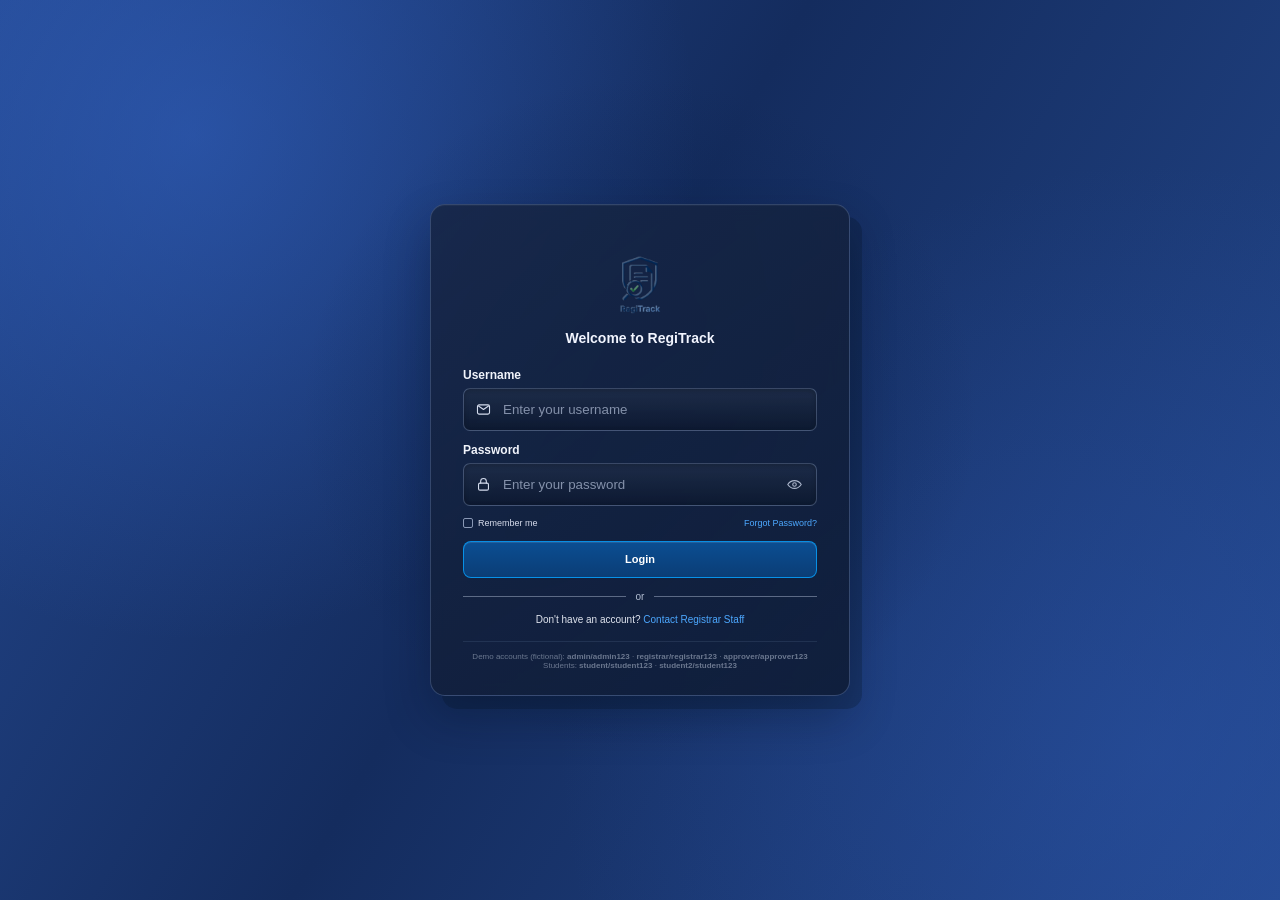
<file: index.html>
<!DOCTYPE html>
<html lang="en">
<head>
  <meta charset="UTF-8" />
  <meta name="viewport" content="width=device-width, initial-scale=1.0" />
  <title>RegiTrack | Sign in</title>
  <link rel="stylesheet" href="css/login.css" />
</head>
<body>
  <main class="login-page">
    <section class="login-card" aria-labelledby="login-title">

      <div class="brand">
        <img src="assets/regitrack-logo.png" alt="RegiTrack logo" class="brand-logo" />
        <h1 id="login-title">Welcome to RegiTrack</h1>
      </div>

      <form id="loginForm" novalidate>
        <div class="field-group">
          <label for="username">Username</label>
          <div class="input-wrap">
            <span class="input-icon" aria-hidden="true">
              <svg viewBox="0 0 24 24" fill="none">
                <rect x="3.5" y="5.5" width="17" height="13" rx="2.2"></rect>
                <path d="m5 7 7 5 7-5"></path>
              </svg>
            </span>
            <input
              id="username"
              name="username"
              type="text"
              autocomplete="username"
              placeholder="Enter your username"
            />
          </div>
          <p class="field-error" id="usernameError"></p>
        </div>

        <div class="field-group">
          <div class="label-row">
            <label for="password">Password</label>
          </div>

          <div class="input-wrap">
            <span class="input-icon" aria-hidden="true">
              <svg viewBox="0 0 24 24" fill="none">
                <rect x="5" y="10" width="14" height="10" rx="2"></rect>
                <path d="M8 10V7.5a4 4 0 0 1 8 0V10"></path>
              </svg>
            </span>

            <input
              id="password"
              name="password"
              type="password"
              autocomplete="current-password"
              placeholder="Enter your password"
            />

            <button
              type="button"
              class="icon-button password-toggle"
              id="passwordToggle"
              aria-label="Show password"
              title="Show password"
            >
              <svg id="eyeIcon" viewBox="0 0 24 24" fill="none">
                <path d="M2.5 12s3.5-5.5 9.5-5.5S21.5 12 21.5 12 18 17.5 12 17.5 2.5 12 2.5 12Z"></path>
                <circle cx="12" cy="12" r="2.5"></circle>
              </svg>
            </button>
          </div>
          <p class="field-error" id="passwordError"></p>
        </div>

        <div class="options-row">
          <label class="remember">
            <input type="checkbox" id="rememberMe" />
            <span class="custom-check"></span>
            <span>Remember me</span>
          </label>

          <a href="#" id="forgotPassword">Forgot Password?</a>
        </div>

        <div class="form-message" id="formMessage" role="alert" aria-live="polite"></div>

        <button class="login-button" id="loginButton" type="submit">
          <span class="button-text">Login</span>
          <span class="button-spinner" aria-hidden="true"></span>
        </button>
      </form>

      <div class="divider" aria-hidden="true">
        <span></span>
        <strong>or</strong>
        <span></span>
      </div>

      <p class="register-text">
        Don't have an account? <a href="#" id="registerLink">Contact Registrar Staff</a>
      </p>

      <p class="demo-hint">
        Demo accounts (fictional): <strong>admin/admin123</strong> · <strong>registrar/registrar123</strong> · <strong>approver/approver123</strong><br>Students: <strong>student/student123</strong> · <strong>student2/student123</strong>
      </p>
    </section>
  </main>

  <script src="js/login.js"></script>
</body>
</html>
</file>
<file: css/login.css>
* {
  box-sizing: border-box;
}

:root {
  --page-blue-1: #264c9a;
  --page-blue-2: #172e63;
  --page-dark: #101c38;
  --card-border: rgba(145, 174, 226, 0.28);
  --text: #f3f6ff;
  --muted: #aeb9cf;
  --input-bg: rgba(8, 18, 39, 0.55);
  --input-border: rgba(158, 181, 220, 0.30);
  --accent: #0799ff;
  --accent-dark: #0d5fb2;
  --error: #ff5b68;
}

html,
body {
  min-height: 100%;
  margin: 0;
}

body {
  font-family: "Segoe UI", Arial, sans-serif;
  color: var(--text);
  background: #111;
}

.login-page {
  min-height: 100vh;
  min-height: 100svh;
  display: grid;
  place-items: center;
  padding: 32px 18px;
  background:
    radial-gradient(circle at 50% 46%, rgba(10, 31, 72, 0.40) 0 13%, transparent 42%),
    radial-gradient(circle at 15% 15%, rgba(52, 102, 202, 0.50), transparent 38%),
    radial-gradient(circle at 90% 84%, rgba(42, 83, 170, 0.42), transparent 43%),
    linear-gradient(120deg, #24488f 0%, #142c5e 45%, #24498f 100%);
}

.login-card {
  width: min(100%, 420px);
  padding: 28px 32px 25px;
  border: 1px solid var(--card-border);
  border-radius: 15px;
  background:
    linear-gradient(145deg, rgba(23, 39, 72, 0.92), rgba(14, 27, 52, 0.88));
  box-shadow:
    12px 13px 0 rgba(7, 16, 33, 0.25),
    0 22px 45px rgba(4, 12, 30, 0.30),
    inset 0 1px 0 rgba(255,255,255,0.04);
  backdrop-filter: blur(8px);
}

.brand {
  text-align: center;
  margin-bottom: 20px;
}

.brand-logo {
  width: 92px;
  height: 92px;
  object-fit: contain;
  display: block;
  margin: 0 auto 4px;
}

.brand h1 {
  margin: 0;
  font-size: 14px;
  line-height: 1.3;
  font-weight: 600;
  color: #f2f5ff;
}

.field-group {
  margin-bottom: 12px;
}

.field-group label {
  display: block;
  margin-bottom: 6px;
  font-size: 12px;
  font-weight: 600;
  color: #f1f4fb;
}

.label-row {
  display: flex;
  align-items: center;
  justify-content: space-between;
}

.input-wrap {
  position: relative;
  display: flex;
  align-items: center;
}

.input-wrap input {
  width: 100%;
  height: 43px;
  padding: 0 42px 0 39px;
  border: 1px solid var(--input-border);
  border-radius: 7px;
  outline: none;
  color: #f6f8ff;
  background: linear-gradient(180deg, rgba(34, 48, 76, 0.72), rgba(12, 24, 46, 0.82));
  box-shadow: inset 0 2px 5px rgba(0,0,0,0.20);
  transition: border-color 0.18s ease, box-shadow 0.18s ease;
}

.input-wrap input::placeholder {
  color: #8491aa;
}

.input-wrap input:focus {
  border-color: rgba(0, 153, 255, 0.9);
  box-shadow: 0 0 0 2px rgba(0, 153, 255, 0.13);
}

.input-icon {
  position: absolute;
  left: 12px;
  z-index: 2;
  width: 17px;
  height: 17px;
  color: #d4dced;
  pointer-events: none;
}

.input-icon svg,
.icon-button svg {
  width: 100%;
  height: 100%;
  stroke: currentColor;
  stroke-width: 1.55;
  stroke-linecap: round;
  stroke-linejoin: round;
}

.icon-button {
  position: absolute;
  right: 10px;
  display: grid;
  place-items: center;
  width: 25px;
  height: 25px;
  padding: 4px;
  border: 0;
  background: transparent;
  color: #aab5ca;
  cursor: pointer;
}

.icon-button:hover {
  color: #eef4ff;
}

.field-error {
  min-height: 0;
  margin: 4px 0 0 2px;
  font-size: 10px;
  color: var(--error);
}

.field-error:not(:empty)::before {
  content: "ⓘ ";
}

.input-wrap.has-error input {
  border-color: rgba(255, 78, 92, 0.85);
}

.options-row {
  display: flex;
  align-items: center;
  justify-content: space-between;
  gap: 12px;
  margin: 1px 0 13px;
  font-size: 9px;
}

.remember {
  display: inline-flex !important;
  align-items: center;
  gap: 5px;
  margin: 0 !important;
  font-size: 9px !important;
  font-weight: 400 !important;
  color: #d7ddec !important;
  cursor: pointer;
}

.remember input {
  position: absolute;
  opacity: 0;
  pointer-events: none;
}

.custom-check {
  width: 10px;
  height: 10px;
  border: 1px solid #8998b5;
  border-radius: 2px;
  background: transparent;
}

.remember input:checked + .custom-check {
  border-color: var(--accent);
  background: var(--accent);
  box-shadow: inset 0 0 0 2px #132b58;
}

.options-row a,
.register-text a {
  color: #4da8ff;
  text-decoration: none;
}

.options-row a:hover,
.register-text a:hover {
  text-decoration: underline;
}

.form-message {
  min-height: 0;
  margin: 0 0 7px;
  text-align: center;
  font-size: 11px;
  color: var(--error);
}

.form-message.success {
  color: #66d49b;
}

.login-button {
  position: relative;
  width: 100%;
  height: 37px;
  border: 1px solid rgba(7, 163, 255, 0.80);
  border-radius: 8px;
  color: #fff;
  font-size: 11px;
  font-weight: 700;
  background: linear-gradient(180deg, #0b4e92, #0b3d76);
  box-shadow: inset 0 1px 0 rgba(255,255,255,0.10);
  cursor: pointer;
  transition: transform 0.12s ease, box-shadow 0.18s ease, background 0.18s ease;
}

.login-button:hover {
  background: linear-gradient(180deg, #0d66b7, #0b4c8d);
  box-shadow: 0 0 0 2px rgba(0, 153, 255, 0.13);
}

.login-button:active {
  transform: translateY(1px);
}

.login-button:disabled {
  cursor: wait;
  opacity: 0.75;
}

.button-spinner {
  display: none;
  position: absolute;
  top: 50%;
  left: 50%;
  width: 14px;
  height: 14px;
  margin: -7px 0 0 -7px;
  border: 2px solid rgba(255,255,255,0.35);
  border-top-color: #fff;
  border-radius: 50%;
  animation: spin 0.7s linear infinite;
}

.login-button.loading .button-text {
  visibility: hidden;
}

.login-button.loading .button-spinner {
  display: block;
}

.divider {
  display: flex;
  align-items: center;
  gap: 10px;
  margin: 13px 0 12px;
  color: #b3bed2;
}

.divider span {
  flex: 1;
  height: 1px;
  background: rgba(184, 197, 220, 0.45);
}

.divider strong {
  font-size: 10px;
  font-weight: 400;
}

.register-text {
  margin: 0;
  text-align: center;
  font-size: 10px;
  color: #e1e5ef;
}

.demo-hint {
  margin: 16px 0 0;
  padding-top: 10px;
  border-top: 1px solid rgba(158,181,220,0.12);
  text-align: center;
  font-size: 8px;
  color: rgba(218,226,241,0.45);
}

@keyframes spin {
  to { transform: rotate(360deg); }
}

@media (max-width: 480px) {
  .login-page {
    padding: 18px 12px;
  }

  .login-card {
    padding: 25px 22px 22px;
  }

  .brand-logo {
    width: 84px;
    height: 84px;
  }
}
</file>
<file: css/app.css>
@import url('https://fonts.googleapis.com/css2?family=Inter:wght@400;500;600;700&display=swap');
:root{--navy:#142b59;--blue:#2458a6;--blue2:#3776d4;--ink:#17233c;--muted:#6b7890;--line:#e4eaf3;--bg:#f5f7fb;--white:#fff;--green:#17845d;--amber:#a76509;--red:#b42318}
*{box-sizing:border-box}body{margin:0;font-family:Inter,"Segoe UI",Arial,sans-serif;background:var(--bg);color:var(--ink)}button,input,select,textarea{font:inherit}button{cursor:pointer}.app{min-height:100vh;display:grid;grid-template-columns:248px minmax(0,1fr)}.sidebar{background:var(--navy);color:#fff;padding:24px 16px;display:flex;flex-direction:column;gap:24px}.brand{display:flex;align-items:center;gap:10px;padding:0 8px 20px;border-bottom:1px solid #ffffff26}.brand img{width:43px;height:43px;object-fit:contain;background:#fff;border-radius:10px}.brand strong{display:block;font-size:17px}.brand small{color:#bdcbed}.nav-label{font-size:10px;letter-spacing:1.3px;color:#a8b9dc;padding:0 12px}.nav{display:grid;gap:6px}.nav button{border:0;background:transparent;color:#dce6fb;text-align:left;padding:12px;border-radius:9px;display:flex;gap:11px;align-items:center}.nav button:hover,.nav button.active{background:#ffffff19;color:white}.side-bottom{margin-top:auto;border-top:1px solid #ffffff26;padding:16px 8px 0;color:#bdcbed;font-size:12px}.main{min-width:0}.topbar{height:78px;background:#fff;border-bottom:1px solid var(--line);display:flex;justify-content:space-between;align-items:center;padding:0 30px;gap:18px}.topbar h1{font-size:20px;margin:0}.topbar p{margin:5px 0 0;color:var(--muted);font-size:12px}.user-chip{display:flex;align-items:center;gap:10px;font-size:13px}.avatar{width:36px;height:36px;border-radius:50%;display:grid;place-items:center;background:#e4edff;color:var(--blue);font-weight:700}.content{padding:28px 30px;max-width:1500px;margin:auto}.page-heading{display:flex;justify-content:space-between;align-items:flex-start;gap:16px;margin-bottom:22px}.page-heading h2{margin:0 0 7px;font-size:23px}.page-heading p{margin:0;color:var(--muted);font-size:13px;line-height:1.5}.btn{border:1px solid var(--line);background:#fff;color:var(--ink);padding:10px 14px;border-radius:8px;font-weight:600;font-size:12px}.btn.primary{background:var(--blue);border-color:var(--blue);color:#fff}.btn.primary:hover{background:var(--blue2)}.btn.danger{color:var(--red)}.grid{display:grid;gap:16px}.stats{grid-template-columns:repeat(4,minmax(0,1fr));margin-bottom:20px}.stat,.panel{background:#fff;border:1px solid var(--line);border-radius:13px;padding:19px;box-shadow:0 3px 12px #152b5505}.stat-top{display:flex;justify-content:space-between;align-items:center;color:var(--muted);font-size:12px}.stat-icon{width:34px;height:34px;border-radius:10px;background:#edf3ff;color:var(--blue);display:grid;place-items:center;font-weight:700}.stat strong{display:block;font-size:28px;margin:14px 0 5px}.stat small{font-size:11px;color:var(--muted)}.panel{padding:0;overflow:hidden;margin-bottom:18px}.panel-head{display:flex;justify-content:space-between;align-items:center;gap:12px;padding:18px 20px;border-bottom:1px solid var(--line)}.panel-head h3{font-size:14px;margin:0}.panel-head p{font-size:11px;color:var(--muted);margin:5px 0 0}.toolbar{display:flex;gap:9px;flex-wrap:wrap}.control{padding:10px 11px;border:1px solid #dbe3ef;border-radius:8px;background:#fff;color:var(--ink);font-size:12px;min-width:130px}.control.search{min-width:210px}.table-wrap{overflow:auto}table{border-collapse:collapse;width:100%;white-space:nowrap;font-size:12px}th,td{text-align:left;padding:14px 20px;border-bottom:1px solid #edf0f6}th{background:#fafbfe;color:#6b7890;font-weight:600;font-size:10px;text-transform:uppercase;letter-spacing:.4px}tbody tr:last-child td{border-bottom:0}tbody tr:hover{background:#fbfcff}.pill{display:inline-block;padding:5px 8px;border-radius:20px;font-size:10px;font-weight:700;background:#eef2f8;color:#59677d}.pill.green{background:#e5f7ee;color:#13734d}.pill.amber{background:#fff3dc;color:#9a6107}.pill.blue{background:#e8f1ff;color:#2458a6}.pill.red{background:#fdebea;color:#a52a22}.empty{padding:35px;text-align:center;color:var(--muted)}.form-grid{display:grid;grid-template-columns:repeat(2,minmax(0,1fr));gap:16px;padding:20px}.field{display:grid;gap:7px}.field.full{grid-column:1/-1}.field label{font-size:12px;font-weight:600}.field input,.field select,.field textarea{width:100%;padding:11px;border:1px solid #dbe3ef;border-radius:8px;background:#fff;font-size:12px}.field textarea{min-height:85px;resize:vertical}.hint{font-size:11px;color:var(--muted);line-height:1.5}.actions{display:flex;justify-content:flex-end;gap:9px;padding:0 20px 20px}.notice{padding:12px 14px;border-radius:9px;background:#edf5ff;color:#234c89;font-size:12px;line-height:1.5;margin-bottom:16px}.notice.success{background:#e7f7ef;color:#126b49}.notice.warn{background:#fff4df;color:#87570c}.two-col{grid-template-columns:minmax(0,1.4fr) minmax(270px,1fr)}.activity-list{padding:0 20px}.activity{padding:14px 0;border-bottom:1px solid #edf0f6;font-size:12px;line-height:1.5}.activity:last-child{border:0}.activity small{display:block;color:var(--muted);margin-top:4px}.role-note{font-size:11px;color:#d5e1f8;line-height:1.5}.hidden{display:none!important}.toast{position:fixed;right:24px;bottom:24px;background:#152b59;color:white;padding:13px 17px;border-radius:10px;box-shadow:0 8px 28px #0002;font-size:12px;z-index:20;max-width:360px}.footer-note{font-size:11px;color:var(--muted);line-height:1.5;margin:16px 0}.mobile-menu{display:none}@media(max-width:1000px){.stats{grid-template-columns:repeat(2,minmax(0,1fr))}.two-col{grid-template-columns:1fr}}@media(max-width:700px){.app{grid-template-columns:1fr}.sidebar{padding:12px;gap:10px}.brand{padding:0 5px 10px}.nav-label,.side-bottom{display:none}.nav{grid-template-columns:repeat(3,1fr)}.nav button{font-size:11px;padding:10px 6px;justify-content:center}.topbar{height:auto;padding:15px 18px}.content{padding:20px 14px}.topbar h1{font-size:17px}.user-chip .user-name{display:none}.stats{gap:10px}.stat{padding:14px}.stat strong{font-size:24px}.page-heading{flex-direction:column}.form-grid{grid-template-columns:1fr;padding:15px}.field.full{grid-column:auto}.panel-head{align-items:flex-start;flex-direction:column}th,td{padding:12px 14px}.control.search{min-width:160px}}
</file>
